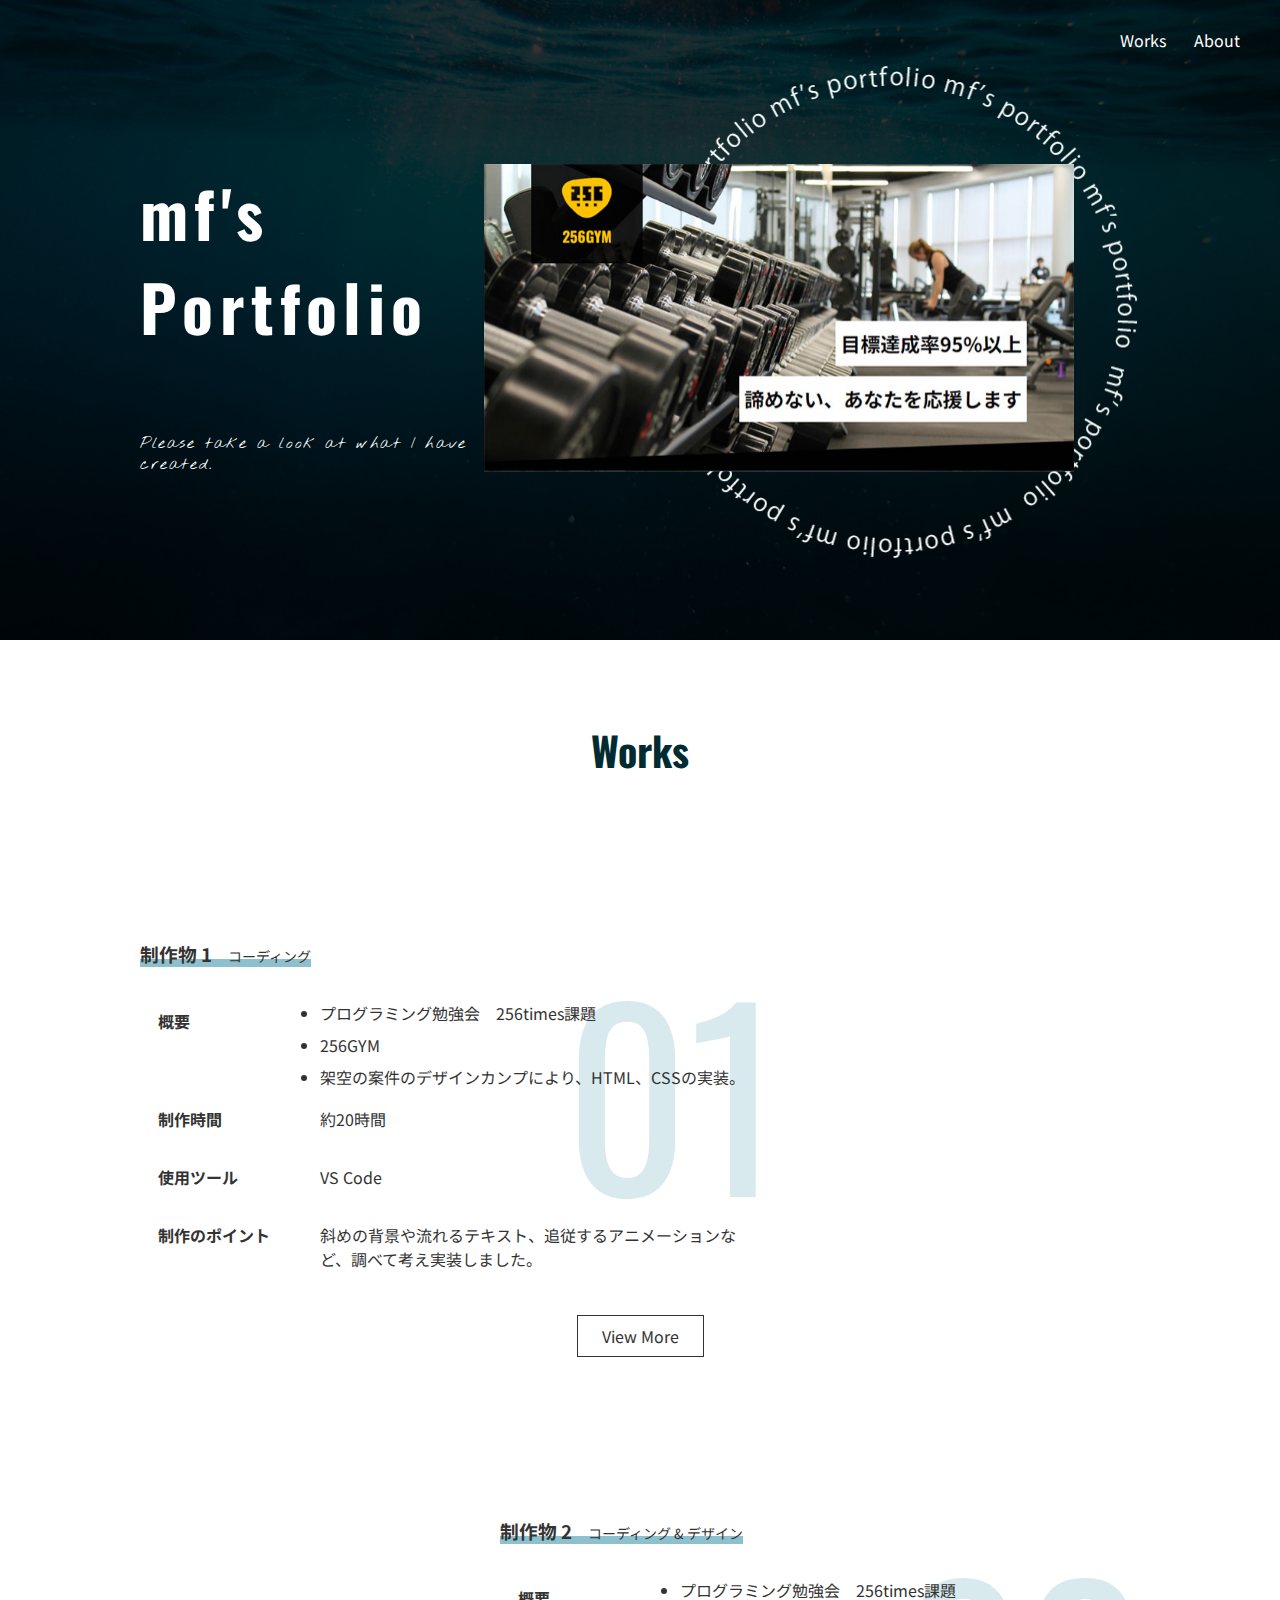
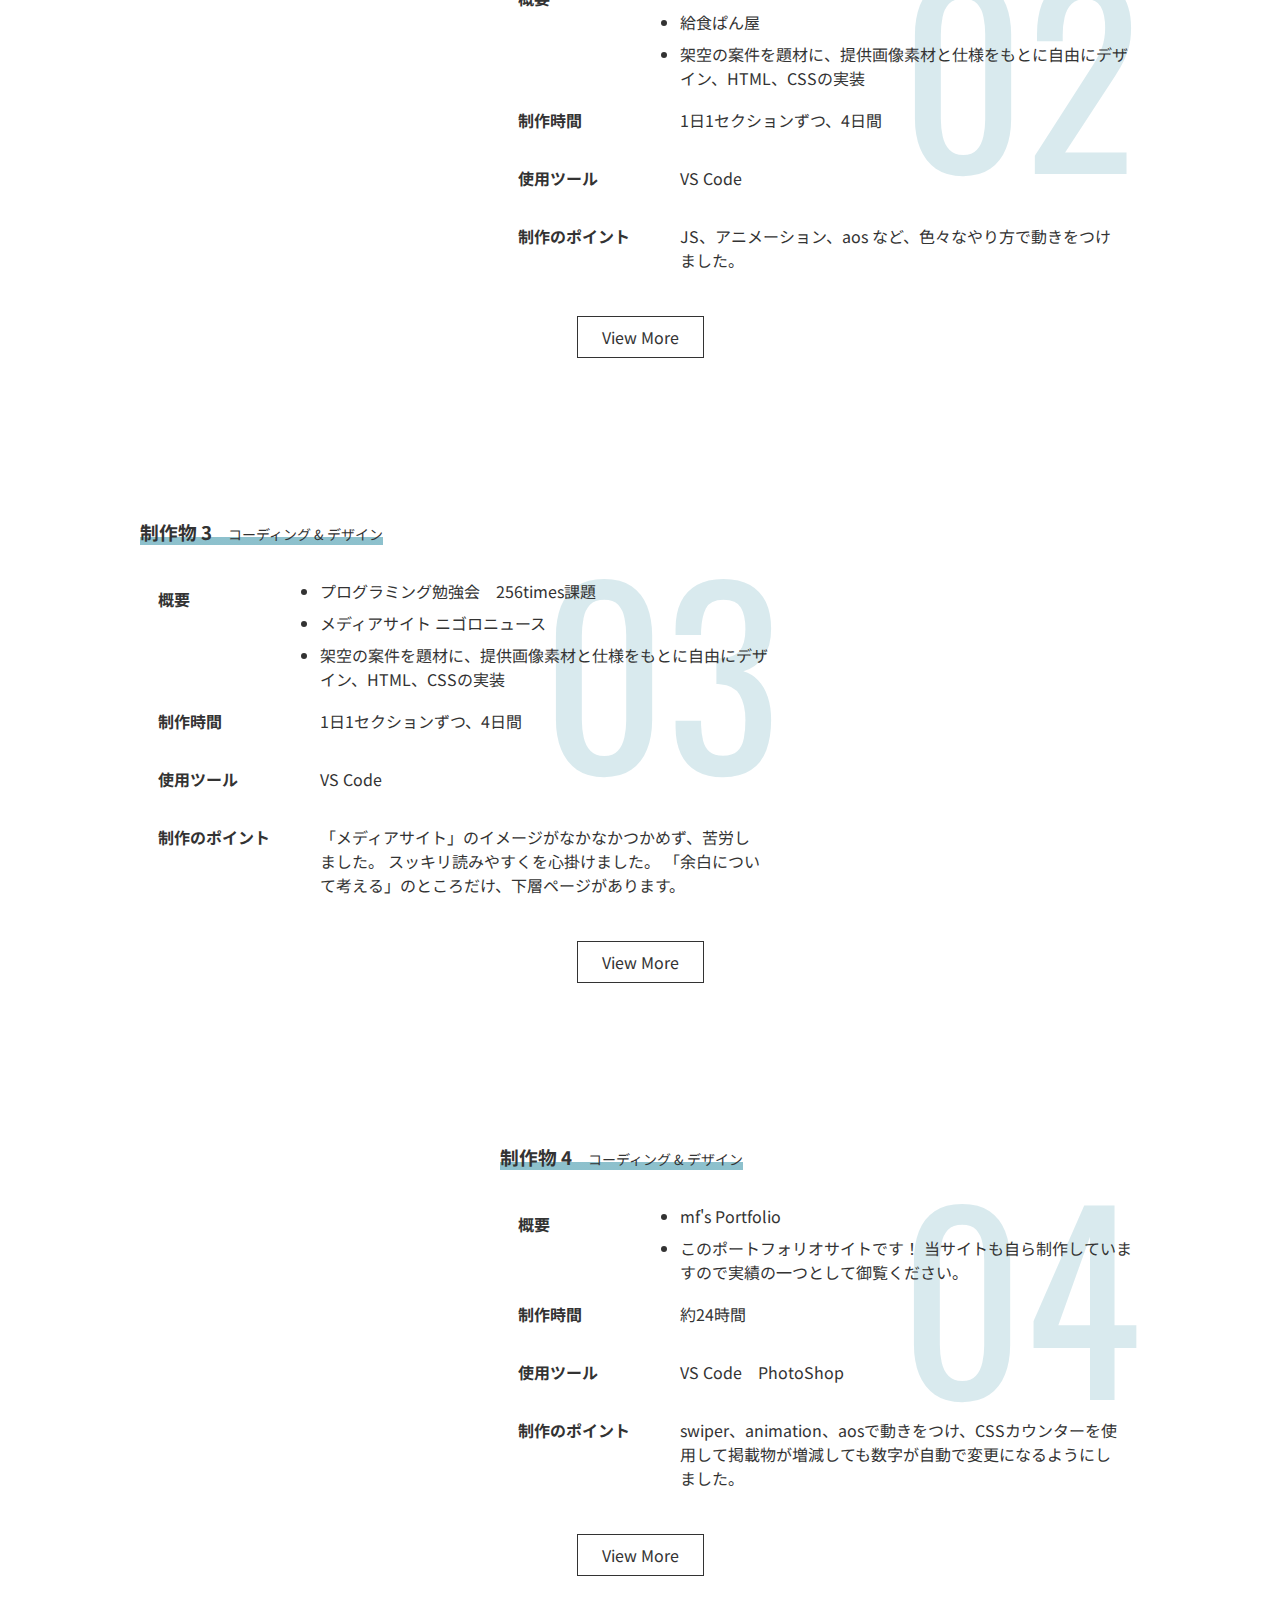
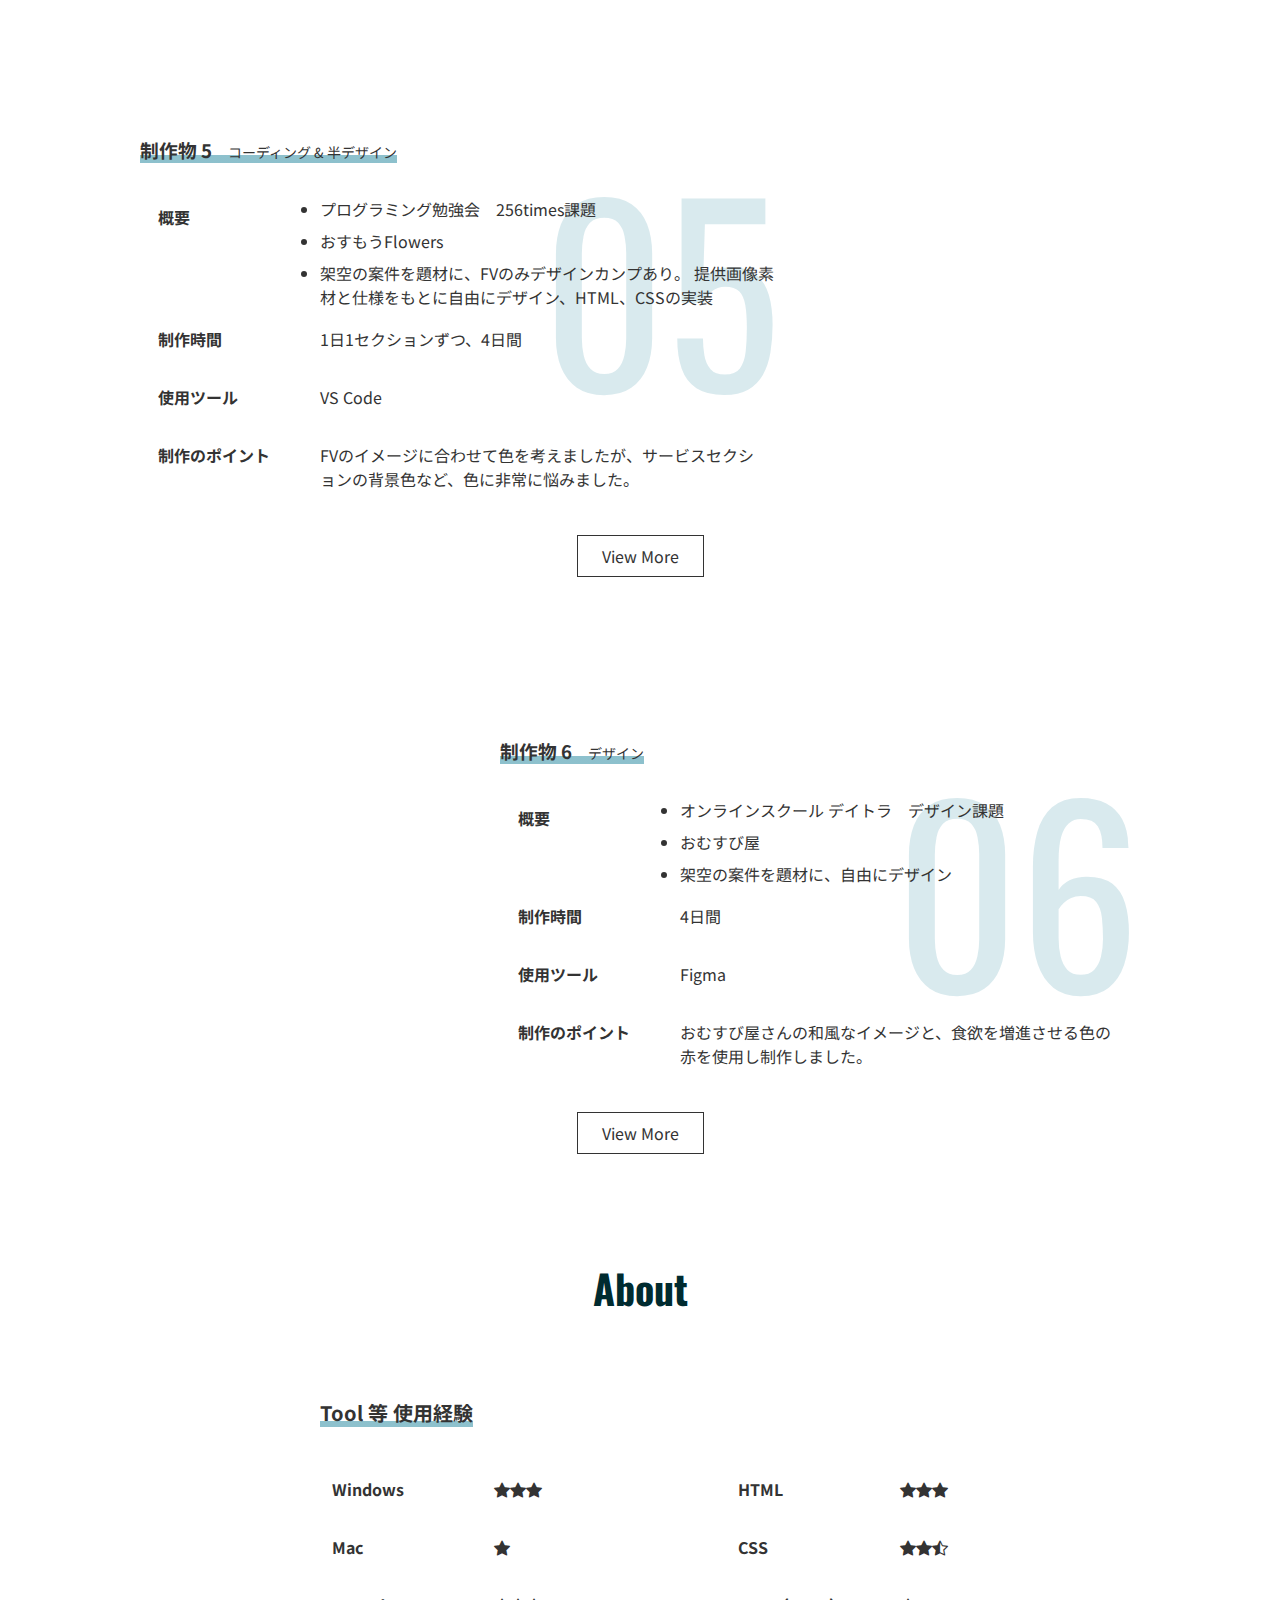
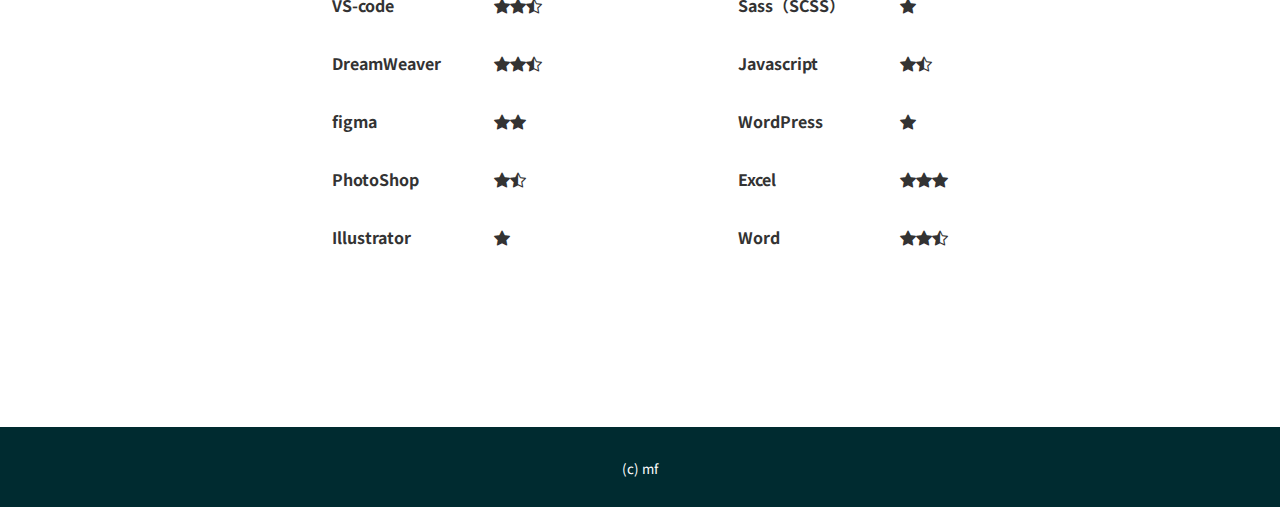
<file: index.html>
<!DOCTYPE html>
<html lang="ja">

<head>
  <meta charset="UTF-8">
  <meta name="viewport" content="width=device-width, initial-scale=1.0">
  <title>mf's Portfolio</title>
  <link rel="stylesheet" href="https://cdn.jsdelivr.net/npm/bootstrap-icons@1.11.3/font/bootstrap-icons.min.css">
  <link rel="stylesheet" href="https://unpkg.com/aos@next/dist/aos.css" />
  <link rel="preconnect" href="https://fonts.googleapis.com">
  <link rel="preconnect" href="https://fonts.gstatic.com" crossorigin>
  <link href="https://fonts.googleapis.com/css2?family=Noto+Sans+JP:wght@100..900&display=swap" rel="stylesheet">
  <link href="https://fonts.googleapis.com/css2?family=Oswald:wght@200..700&display=swap" rel="stylesheet">
  <link href="https://fonts.googleapis.com/css2?family=Nothing+You+Could+Do&display=swap" rel="stylesheet">
  <link rel="stylesheet" href="https://cdn.jsdelivr.net/npm/swiper@11/swiper-bundle.min.css">
  <link rel="stylesheet" href="css/style.css">
</head>

<body>
  <nav>
    <ul>
      <li><a href="#works">Works</a></li>
      <li><a href="#about">About</a></li>
    </ul>
  </nav>

  <section class="hero">
    <div class="toumei">
      <div class="hero-inner">

        <div class="hero-text">
          <h1>mf's<br>
            Portfolio</h1>

          <p>Please take a look at what I have created.</p>
        </div>

        <div class="carousel">
          <div class="swiper">
            <div class="swiper-wrapper">
              <div class="swiper-slide">
                <img src="images/256GYM.jpg" alt="256GYMの写真" width="770" height="400">
              </div>
              <div class="swiper-slide">
                <img src="images/kyushokupan.jpg" alt="給食ぱん屋の写真" width="770" height="400">
              </div>
              <div class="swiper-slide">
                <img src="images/nigoronews.jpg" alt="256newsの写真" width="770" height="400">
              </div>
              <div class="swiper-slide">
                <img src="images/osumou.jpg" alt="osumouflowersの写真" width="770" height="400">
              </div>
            </div>
          </div>

          <div class="circle">
            <img src="images/mf_portfolio_circle.png" alt="">
          </div>

        </div>

      </div>
    </div>
  </section>

  <section id="works" class="inner">
    <h2 class="section-title-h2">Works</h2>

    <div class="work-section">
      <div class="section-flex">

        <div class="flex-text">
          <h3><span>コーディング</span></h3>
          <table class="works-table">
            <tr>
              <th>概要</th>
              <td class="td-first">
                <ul class="table-ul">
                  <li>プログラミング勉強会　256times課題</li>
                  <li>256GYM</li>
                  <li>架空の案件のデザインカンプにより、HTML、CSSの実装。</li>
                </ul>
              </td>
            </tr>
            <tr>
              <th>制作時間</th>
              <td>約20時間</td>
            </tr>
            <tr>
              <th>使用ツール</th>
              <td>VS Code</td>
            </tr>
            <tr>
              <th>制作のポイント</th>
              <td>斜めの背景や流れるテキスト、追従するアニメーションなど、調べて考え実装しました。</td>
            </tr>
          </table>
        </div>

        <div class="flex-img">
          <img src="images/work1.jpg" width="400" height="auto" alt="256GYMの四角画像" data-aos="fade-left"
            data-aos-duration="1000">
        </div>
      </div>

      <a href="sites/256gym/index.html" class="work-link" target="_blank">View More</a>

    </div>

    <div class="work-section">
      <div class="section-flex reversed">

        <div class="flex-text">
          <h3><span>コーディング &amp; デザイン</span></h3>
          <table class="works-table">
            <tr>
              <th>概要</th>
              <td class="td-first">
                <ul class="table-ul">
                  <li>プログラミング勉強会　256times課題</li>
                  <li>給食ぱん屋</li>
                  <li>架空の案件を題材に、提供画像素材と仕様をもとに自由にデザイン、HTML、CSSの実装</li>
                </ul>
              </td>
            </tr>
            <tr>
              <th>制作時間</th>
              <td>1日1セクションずつ、4日間</td>
            </tr>
            <tr>
              <th>使用ツール</th>
              <td>VS Code</td>
            </tr>
            <tr>
              <th>制作のポイント</th>
              <td>JS、アニメーション、aos など、色々なやり方で動きをつけました。</td>
            </tr>
          </table>
        </div>

        <div class="flex-img">
          <img src="images/work2.jpg" width="400" height="auto" alt="給食ぱん屋画像" data-aos="fade-right"
            data-aos-duration="1000">
        </div>

      </div>
      <a href="sites/kyusyokupanya/index.html" class="work-link" target="_blank">View More</a>
    </div>

    <div class="work-section">
      <div class="section-flex">

        <div class="flex-text">
          <h3><span>コーディング &amp; デザイン</span></h3>
          <table class="works-table">
            <tr>
              <th>概要</th>
              <td class="td-first">
                <ul class="table-ul">
                  <li>プログラミング勉強会　256times課題</li>
                  <li>メディアサイト ニゴロニュース</li>
                  <li>架空の案件を題材に、提供画像素材と仕様をもとに自由にデザイン、HTML、CSSの実装</li>
                </ul>
              </td>
            </tr>
            <tr>
              <th>制作時間</th>
              <td>1日1セクションずつ、4日間</td>
            </tr>
            <tr>
              <th>使用ツール</th>
              <td>VS Code</td>
            </tr>
            <tr>
              <th>制作のポイント</th>
              <td>「メディアサイト」のイメージがなかなかつかめず、苦労しました。
                スッキリ読みやすくを心掛けました。
                「余白について考える」のところだけ、下層ページがあります。</td>
            </tr>
          </table>
        </div>

        <div class="flex-img">
          <img src="images/work3.jpg" width="400" height="auto" alt="ニゴロニュース" data-aos="fade-left"
            data-aos-duration="1000">
        </div>
      </div>
      <a href="sites/nigoro-times/index.html" class="work-link" target="_blank">View More</a>
    </div>

    <div class="work-section">
      <div class="section-flex reversed">

        <div class="flex-text">
          <h3><span>コーディング &amp; デザイン</span></h3>
          <table class="works-table">
            <tr>
              <th>概要</th>
              <td class="td-first">
                <ul class="table-ul">
                  <li>mf's Portfolio</li>
                  <li>このポートフォリオサイトです！
                    当サイトも自ら制作していますので実績の一つとして御覧ください。</li>
                </ul>
              </td>
            </tr>
            <tr>
              <th>制作時間</th>
              <td>約24時間</td>
            </tr>
            <tr>
              <th>使用ツール</th>
              <td>VS Code　PhotoShop</td>
            </tr>
            <tr>
              <th>制作のポイント</th>
              <td>swiper、animation、aosで動きをつけ、CSSカウンターを使用して掲載物が増減しても数字が自動で変更になるようにしました。</td>
            </tr>
          </table>
        </div>

        <div class="flex-img">
          <img src="images/work4.jpg" width="400" height="auto" alt="mf's Portfolio" data-aos="fade-right"
            data-aos-duration="1000">
        </div>
      </div>
      <a href="#" class="work-link" target="_blank">View More</a>
    </div>


    <div class="work-section">
      <div class="section-flex">

        <div class="flex-text">
          <h3><span>コーディング &amp; 半デザイン</span></h3>
          <table class="works-table">
            <tr>
              <th>概要</th>
              <td class="td-first">
                <ul class="table-ul">
                  <li>プログラミング勉強会　256times課題</li>
                  <li>おすもうFlowers</li>
                  <li>架空の案件を題材に、FVのみデザインカンプあり。
                    提供画像素材と仕様をもとに自由にデザイン、HTML、CSSの実装</li>
                </ul>
              </td>
            </tr>
            <tr>
              <th>制作時間</th>
              <td>1日1セクションずつ、4日間</td>
            </tr>
            <tr>
              <th>使用ツール</th>
              <td>VS Code</td>
            </tr>
            <tr>
              <th>制作のポイント</th>
              <td>FVのイメージに合わせて色を考えましたが、サービスセクションの背景色など、色に非常に悩みました。</td>
            </tr>
          </table>
        </div>

        <div class="flex-img">
          <img src="images/work5.jpg" width="400" height="auto" alt="おすもうFlowers" data-aos="fade-left"
            data-aos-duration="1000">
        </div>
      </div>
      <a href="sites/osumouflowers/index.html" class="work-link" target="_blank">View More</a>
    </div>

    <div class="work-section">
      <div class="section-flex reversed">

        <div class="flex-text">
          <h3><span>デザイン</span></h3>
          <table class="works-table">
            <tr>
              <th>概要</th>
              <td class="td-first">
                <ul class="table-ul">
                  <li>オンラインスクール デイトラ　デザイン課題</li>
                  <li>おむすび屋</li>
                  <li>架空の案件を題材に、自由にデザイン</li>
                </ul>
              </td>
            </tr>
            <tr>
              <th>制作時間</th>
              <td>4日間</td>
            </tr>
            <tr>
              <th>使用ツール</th>
              <td>Figma</td>
            </tr>
            <tr>
              <th>制作のポイント</th>
              <td>おむすび屋さんの和風なイメージと、食欲を増進させる色の赤を使用し制作しました。</td>
            </tr>
          </table>
        </div>

        <div class="flex-img">
          <img src="images/design1.jpg" width="400" height="auto" alt="おむすび屋" data-aos="fade-right"
            data-aos-duration="1000">
        </div>
      </div>
      <a href="sites/Frame1.jpg" class="work-link" target="_blank">View More</a>
    </div>

  </section>

  <section id="about" class="inner">
    <h2 class="section-title-h2">About</h2>
    <h3 class="skill-title">Tool 等 使用経験</h3>
    <div class="skill-table">
      <table class="skill-table1">
        <tr>
          <th>Windows</th>
          <td class="skill-td"><i class="bi bi-star-fill"></i><i class="bi bi-star-fill"></i><i
              class="bi bi-star-fill"></i></td>
        </tr>
        <tr>
          <th>Mac</th>
          <td class="skill-td"><i class="bi bi-star-fill"></i></td>
        </tr>
        <tr>
          <th>VS-code</th>
          <td class="skill-td"><i class="bi bi-star-fill"></i><i class="bi bi-star-fill"></i><i
              class="bi bi-star-half"></i></td>
        </tr>
        <tr>
          <th>DreamWeaver</th>
          <td class="skill-td"><i class="bi bi-star-fill"></i><i class="bi bi-star-fill"></i><i
              class="bi bi-star-half"></i></td>
        </tr>
        <tr>
          <th>figma</th>
          <td class="skill-td"><i class="bi bi-star-fill"></i><i class="bi bi-star-fill"></i></td>
        </tr>
        <tr>
          <th>PhotoShop</th>
          <td class="skill-td"><i class="bi bi-star-fill"></i><i class="bi bi-star-half"></i></td>
        </tr>
        <tr>
          <th>Illustrator</th>
          <td class="skill-td"><i class="bi bi-star-fill"></i></td>
        </tr>
      </table>

      <table class="skill-table2">
        <tr>
          <th>HTML</th>
          <td class="skill-td"><i class="bi bi-star-fill"></i><i class="bi bi-star-fill"></i><i
              class="bi bi-star-fill"></i></td>
        </tr>
        <tr>
          <th>CSS</th>
          <td class="skill-td"><i class="bi bi-star-fill"></i><i class="bi bi-star-fill"></i><i
              class="bi bi-star-half"></i></td>
        </tr>
        <tr>
          <th>Sass（SCSS）</th>
          <td class="skill-td"><i class="bi bi-star-fill"></i></td>
        </tr>
        <tr>
          <th>Javascript</th>
          <td class="skill-td"><i class="bi bi-star-fill"></i><i class="bi bi-star-half"></i></td>
        </tr>
        <tr>
          <th>WordPress</th>
          <td class="skill-td"><i class="bi bi-star-fill"></i></td>
        </tr>
        <tr>
          <th>Excel</th>
          <td class="skill-td"><i class="bi bi-star-fill"></i><i class="bi bi-star-fill"></i><i
              class="bi bi-star-fill"></i></td>
        </tr>
        <tr>
          <th>Word</th>
          <td class="skill-td"><i class="bi bi-star-fill"></i><i class="bi bi-star-fill"></i><i
              class="bi bi-star-half"></i></td>
        </tr>
      </table>
    </div>
  </section>

  <footer><small>(c) mf</small></footer>


  <a href="#" class="to-top" data-aos="fade-up" data-aos-anchor="#about" data-aos-offset="0"><i
      class="bi bi-chevron-bar-up"></i></a>


  <script src="https://unpkg.com/aos@next/dist/aos.js"></script>
  <script>
    AOS.init();
  </script>
  <script src="https://cdn.jsdelivr.net/npm/swiper@11/swiper-bundle.min.js"></script>
  <script src="main.js"></script>
</body>

</html>
</file>
<file: css/style.css>
/*共通*/
:root {
  --text-color: #333;
  --bg-color: #222;
  --color-white: #fff;
  --color-gray: gray;
  --color-light-gray: #eee;
  --accent-color: #db3d33;
  --accent-color2: rgba(65, 151, 171, 0.2);
  --border-bottom-color: rgba(65, 151, 171, 0.6);
  --dark-green: #002b30;
}

html {
  scroll-behavior: smooth;
}

* {
  box-sizing: border-box;
}

/* * {
  outline: 1px solid blue;
} */

body,
h1,
h2,
h3,
p {
  margin: 0;
}

body {
  counter-reset: section works-h3;
  color: var(--text-color);
  font-family: "Noto Sans JP", sans-serif;
}

.inner {
  max-width: 1000px;
  width: calc(100% - 40px);
  margin: 0 auto;
}

img {
  max-width: 100%;
  object-fit: cover;
}

ul {
  margin: 0;
}

a {
  text-decoration: none;
  color: inherit;
}

/*ナビゲーション*/
nav {
  height: 80px;
  position: absolute;
  right: 40px;
}

nav ul {
  list-style: none;
}

nav li {
  transition: border 0.5s;
  display: inline-block;
  margin-left: 24px;
}

nav li a {
  text-decoration: none;
  color: var(--color-white);
  display: block;
  line-height: 80px;
  position: relative;
}

nav li a::after {
  content: "";
  position: absolute;
  bottom: 20px;
  left: 0;
  width: 0;
  height: 2px;
  background-color: var(--color-white);
  transition: width 0.3s ease;
}

nav li a:hover::after {
  width: 100%;
}

/*heroセクション*/
.hero {
  height: 640px;
  background-image: url(../images/canaria-island.jpg);
  background-size: cover;
  background-position: center;
}

.toumei {
  background-color: rgba(0, 0, 0, 0.8);
}

.hero-inner {
  height: 640px;
  max-width: 1000px;
  margin: 0 auto;
  width: calc(100% - 64px);
  display: flex;
  align-items: center;
  gap: 16px;
}

.hero-text {
  display: flex;
  flex-direction: column;
  flex: 1;
}

.hero-text h1 {
  font-size: clamp(48px, 5.5vw, 64px);
  letter-spacing: 6.4px;
  color: #fff;
  font-family: "Oswald", sans-serif;
}

.hero-text p {
  margin-top: 80px;
  font-size: 16px;
  letter-spacing: 0.1em;
  font-weight: 200;
  color: #fff;
  font-family: "Nothing You Could Do", cursive;
  font-weight: 400;
}


.carousel {
  width: 560px;
  overflow: visible;
  position: relative;
  flex: 2;
}

.swiper {
  width: 90%;
  height: 90%;
  margin-left: 0;
}

.swiper-slide img {
  width: 100%;
  height: 100%;
  object-fit: cover;
}

.circle {
  position: absolute;
  top: -100px;
  left: 160px;
  animation: roll 30s infinite;
  animation-timing-function: linear;
}

@keyframes roll {
  100% {
    transform: rotate(360deg);
  }
}

/*セクション*/
#works {
  padding: 80px 0;
}

.section-title-h2 {
  text-align: center;
  font-size: 40px;
  font-family: "Oswald", sans-serif;
  color: var(--dark-green);
}

.work-section {
  margin-top: 160px;
}

.section-flex {
  display: flex;
  gap: 40px;
}

.reversed {
  flex-direction: row-reverse;
}

.flex-img {
  flex: 1;
}

.flex-img img {
  box-shadow: 0 0 3px 2px rgba(0, 0, 0, 0.1);
}

.flex-text {
  flex: 2;
}

.flex-text h3 {
  background: linear-gradient(transparent 70%, var(--border-bottom-color) 70%);
  width: fit-content;
  display: inline;
}

.flex-text h3::before {
  counter-increment: works-h3;
  content: "制作物 " counter(works-h3);
}

.flex-text h3 span {
  color: var(--text-color);
  font-size: 14px;
  font-weight: normal;
  margin-left: 16px;
}

/*テーブル*/
.works-table {
  position: relative;
  margin-top: 24px;
}

.works-table::after {
  font-family: "Oswald", sans-serif;
  font-size: 240px;
  font-weight: normal;
  color: var(--accent-color2);
  counter-increment: section;
  content: counter(section, decimal-leading-zero);
  position: absolute;
  top: -80px;
  right: 0;
  z-index: -1;
}

th {
  width: 160px;
  padding: 16px;
  text-align: left;
  vertical-align: top;
}

td {
  padding: 16px;
  vertical-align: top;
}

.td-first {
  padding: 0;
}

.table-ul {
  padding-left: 1em;
}

.table-ul li {
  margin-top: 8px;
}

/*ボタン*/
.work-link {
  display: block;
  border: 1px solid var(--text-color);
  padding: 8px 24px;
  text-align: center;
  width: fit-content;
  margin: 24px auto;
  transition-duration: 0.5s;
}

.work-link:hover {
  background: var(--dark-green);
  color: var(--color-white);
}

/*About*/
#about {
  padding-bottom: 160px;
}

.skill-title {
  margin-top: 80px;
  margin-left: 180px;
  font-size: 20px;
  font-weight: bold;
  background: linear-gradient(transparent 80%, var(--border-bottom-color) 70%);
  width: fit-content;

}

.skill-table {
  margin-top: 32px;
  display: flex;
  justify-content: center;
  gap: 160px;
}

footer {
  height: 80px;
  background: var(--dark-green);
  text-align: center;
  line-height: 80px;
  color: #fff;
}

/*戻るボタン*/
.to-top {
  width: 80px;
  height: 80px;
  line-height: 80px;
  background: var(--color-white);
  position: fixed;
  bottom: 16px;
  right: 16px;
  border: 2px solid var(--border-bottom-color);
  border-radius: 50%;
  color: var(--border-bottom-color);
  font-size: 40px;
  text-align: center;
}


@media (max-width:768px) {
  .hero {
    width: 100%;
  }

  .hero-inner {
    display: block;
  }

  .hero-text p {
    margin-top: 24px;
  }

  .carousel {
    margin: 80px auto;
    width: 100%;
  }

  .swiper {
    margin-top: 24px;
    width: 100%;
    height: 100%;
  }


  /*サークル*/
  .circle {
    width: 72%;
    top: -40px;
    left: 64px;
  }

  /*spセクション*/
  .section-flex {
    display: block;
    margin-top: 160px;
  }

  .flex-img {
    text-align: center;
  }

  .flex-text h3 {
    margin-top: 24px;
  }

  .flex-text h3 span {
    display: block;
    margin-left: 0;
  }

  /*spテーブル*/
  th {
    padding: 16px 16px 0;
  }

  .works-inner table {
    margin-top: 32px;
  }

  .works-table th,
  .works-table td {
    width: 100%;
    display: block;
  }

  .work-link {
    padding: 8px 0;
    width: 120px;
  }

  /*sp-About*/
  .skill-title {
    margin: 80px auto 40px;
  }

  .skill-table {
    display: block;
  }

  .skill-table1,
  .skill-table2 {
    margin: auto;
  }

}
</file>
